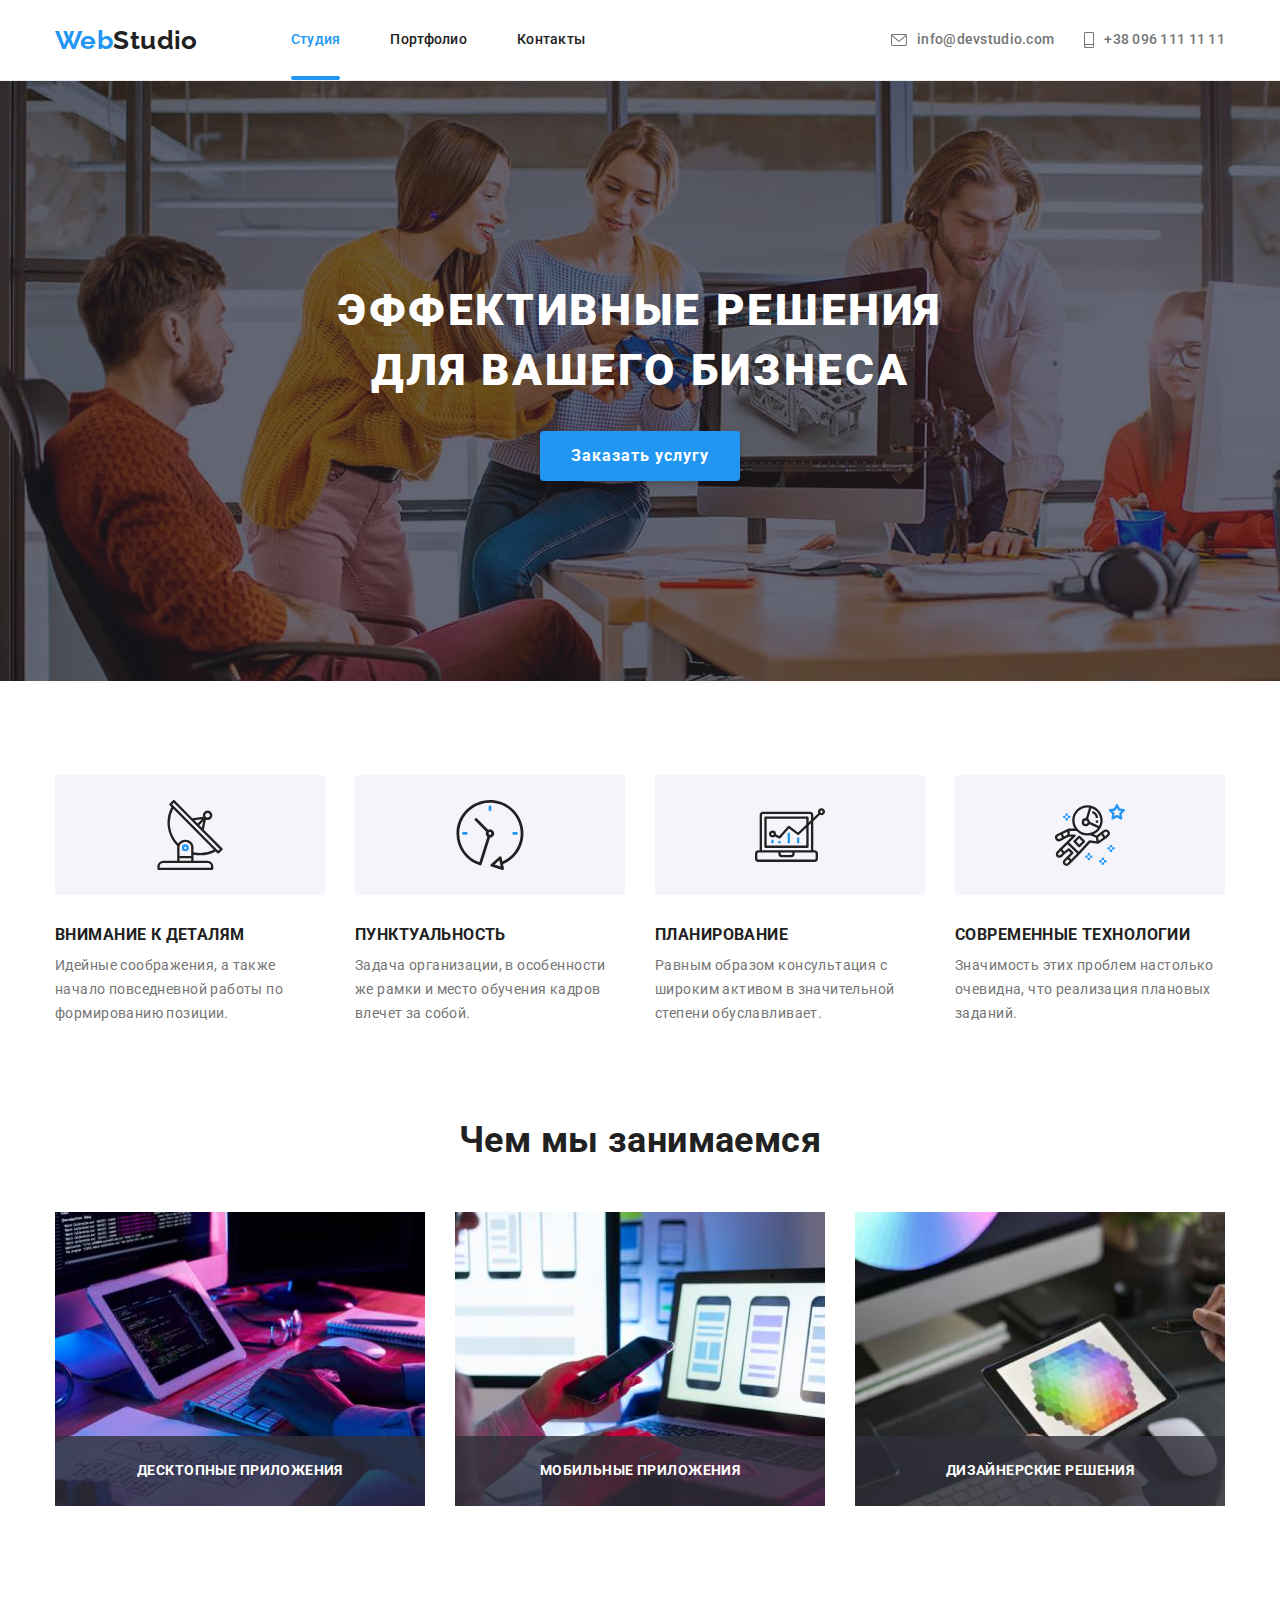
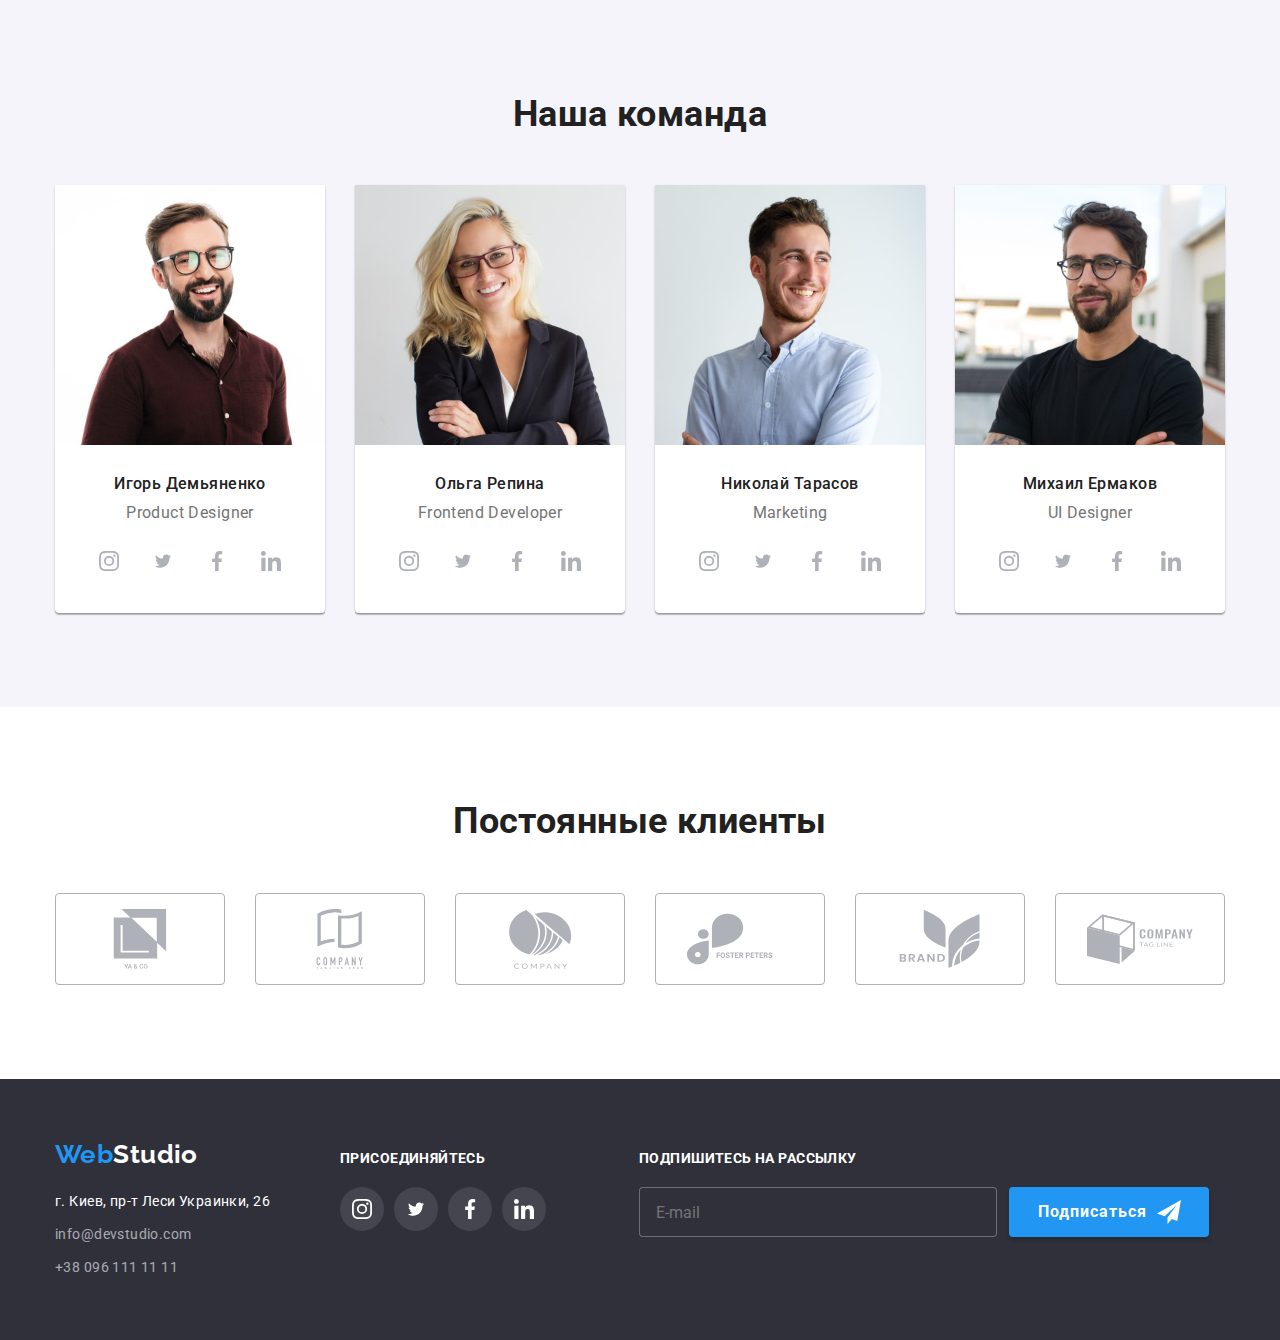
<file: index.html>
<!DOCTYPE html>
<html lang="ru">  
      <head>
            <meta charset="UTF-8">
            <meta name="viewport" content="width=device-width, initial-scale=1.0">
            <title>Студия</title>
            <link rel="stylesheet" href="https://cdnjs.cloudflare.com/ajax/libs/modern-normalize/1.0.0/modern-normalize.min.css" />
            <link rel="preconnect" href="https://fonts.googleapis.com">
            <link rel="preconnect" href="https://fonts.gstatic.com" crossorigin>
            <link href="https://fonts.googleapis.com/css2?family=Raleway:wght@700&family=Roboto:wght@400;500;700;900&display=swap"
                  rel="stylesheet">
            <link rel="stylesheet" href="./css/main.min.css">
      </head>
      <body>
            <header class="header">
                  <div class="conteiner page-nav">
                        <a href="./index.html" class="logo">Web<span class="page-nav_logo">Studio</span></a>
                        <nav class="page-nav_meny">   
                              <ul class="site-nav">
                                    <li class="site-nav_item"><a class="site-nav_link site-nav_link--active" href="./index.html">Студия</a></li>
                                    <li class="site-nav_item"><a class="site-nav_link" href="./portfolio.html">Портфолио</a></li>
                                    <li class="site-nav_item"><a class="site-nav_link" href="">Контакты</a></li>
                              </ul>
                        </nav>
                        <ul class="site-contact">
                              <li class="site-contact_item">
                                    <a href="mailto:info@devstudio.com" class="site-contact_link">
                                          <svg class="site-contact_icon" width="16" height="12">
                                                <use href="./images/icons.svg#icon-mail"></use>
                                          </svg>info@devstudio.com</a>
                              </li>
                              <li class="site-contact_item">
                                    <a href="tel:+380961111111" class="site-contact_link">
                                          <svg class="site-contact_icon" width="10" height="16">
                                                <use href="./images/icons.svg#icon-tell"></use>
                                          </svg>+38 096 111 11 11</a>
                              </li>
                        </ul>
                  </div>
            </header>
            <main>
                  <!--Шапка-->
                  <section class="section-hero">
                        <div class="hero">
                              <h1 class="hero_title">Эффективные решения для вашего бизнеса</h1>
                              <button type="button" class="button" data-modal-open>Заказать услугу</button>
                        </div>
                        <!--Модальное окно-->
                        <div class="backdrop is-hidden" data-modal>
                              <div class="modal">
                                    <button type="button" class="button-close" data-modal-close aria-label="Close">
                                          <svg class="modal_close" width="11" height="11">
                                                <use href="./images/icons.svg#icon-close"></use>
                                          </svg>
                                    </button>
                                    <form action="#" enctype="multipart/form-data" class="modal_form" autocomplete="off">
                                          <p class="modal_title">Оставьте свои данные, мы вам перезвоним</p>
                                                <div class="modal_thumb">
                                                      <label for="name" class="modal_label">Имя</label>
                                                      <input type="text" class="modal_input" name="name" id="name" placeholder=" " autofocus/>
                                                      <svg class="modal_icon" width="12" height="12">
                                                            <use href="./images/icons.svg#icon-user-name"></use>
                                                      </svg>
                                                </div>
                                                <div class="modal_thumb">
                                                      <label for="tel" class="modal_label">Телефон</label>
                                                      <input type="tel" class="modal_input" name="tel" id="tel" placeholder=" "/>
                                                      <svg class="modal_icon" width="13" height="13">
                                                            <use href="./images/icons.svg#icon-user-tel"></use>
                                                      </svg>
                                                </div>
                                                <div class="modal_thumb">
                                                      <label for="email" class="modal_label">Почта</label>
                                                      <input type="email" class="modal_input" name="email" id="email" placeholder=" " />
                                                      <svg class="modal_icon" width="15" height="12">
                                                            <use href="./images/icons.svg#icon-user-email"></use>
                                                      </svg>
                                                </div>
                                                <div class="modal_thumb">
                                                      <label class="modal_label" for="comment">Комментарий</label>
                                                      <textarea name="comment" class="modal_textarea" id="comment" placeholder="Введите текст"></textarea>
                                                </div>
                                                <div class="modal_checkbox"> 
                                                      <input class="modal_checkbox--hidden" type="checkbox" name="agreement" value="agreement" id="agreement"/>
                                                      <span class="modal_checkboxIcon"></span>
                                                      <label for="agreement" class="modal_checkboxLabel">Соглашаюсь с рассылкой и принимаю <a href="#"><span class="modal_agreement">Условия договора</span></a></label>
                                                </div>
                                                <div class="modal_submit">
                                                      <button type="submit" class="button">Отправить</button>
                                                </div>
                                    </form>
                              </div>
                        </div>
                  </section>
                  <!--Особенности-->
                  <section class="section">
                        <div class="conteiner">
                              <h2 class="section_heading visually-hidden">Особенности</h2>
                              <ul class="peculiarities">
                                    <li class="peculiarities_item icon-antenna">
                                          <h3 class="peculiarities_title">Внимание к деталям</h3>
                                          <p>Идейные соображения, а также начало повседневной работы по формированию позиции.</p>
                                    </li>
                                    <li class="peculiarities_item icon-clock">
                                          <h3 class="peculiarities_title">Пунктуальность</h3>
                                          <p>Задача организации, в особенности же рамки и место обучения кадров влечет за собой.</p>
                                    </li>
                                    <li class="peculiarities_item icon-diagram">
                                          <h3 class="peculiarities_title">Планирование</h3>
                                          <p>Равным образом консультация с широким активом в значительной степени обуславливает.</p>
                                    </li>
                                    <li class="peculiarities_item icon-astronaut">
                                          <h3 class="peculiarities_title">Современные технологии</h3>
                                          <p>Значимость этих проблем настолько очевидна, что реализация плановых заданий.</p>
                                    </li>
                              </ul>
                        </div>
                  </section>
                  <!--Чем мы занимаемся-->
                  <section class="section work">
                        <div class="conteiner">
                              <h2 class="section_heading">Чем мы занимаемся</h2>
                              <ul class="work-exemples">
                                    <li class="work-exemples_item">
                                          <img src="./images/box_1.jpg" alt="Десктопные приложения" width="370">
                                          <div class="work-exemples_overlay">
                                                <p class="work-exemples_title">Десктопные приложения</p>
                                          </div>
                                    </li>
                                    <li class="work-exemples_item">
                                          <img src="./images/box_2.jpg" alt="Мобильные приложения" width="370">
                                          <div class="work-exemples_overlay">
                                                <p class="work-exemples_title">Мобильные приложения</p>
                                          </div>
                                    </li>
                                    <li class="work-exemples_item">
                                          <img src="./images/box_3.jpg" alt="Дизайнерские решения" width="370">
                                          <div class="work-exemples_overlay">
                                                <p class="work-exemples_title">Дизайнерские решения</p>
                                          </div>
                                    </li>
                              </ul>
                        </div>
                  </section>
                 <!--Наша команда-->
                  <section class="section command">
                        <div class="conteiner">
                              <h2 class="section_heading">Наша команда</h2>
                              <ul class="participants">
                                    <li class="participants_item">
                                          <img src="./images/img_1.jpg" alt="Игорь Демьяненко" width="270">
                                          <div class="participants_foto">
                                                <h3 class="participants_name">Игорь Демьяненко</h3>
                                                <p class="participants_profesion">Product Designer</p>
                                                <ul class="social">
                                                      <li class="social_item">
                                                            <a href="#" target="_blank" class="social_link social_link--dark" aria-label="Instagram">
                                                                  <svg class="social_icon" width="20" height="20">
                                                                        <use href="./images/icons.svg#icon-instagram"></use>
                                                                  </svg>
                                                            </a>
                                                      </li>
                                                      <li class="social_item">
                                                            <a href="#" target="_blank" class="social_link social_link--dark" aria-label="Twitter">
                                                                  <svg class="social_icon" width="20" height="16.25">
                                                                        <use href="./images/icons.svg#icon-twitter"></use>
                                                                  </svg>
                                                            </a>
                                                      </li>
                                                      <li class="social_item">
                                                            <a href="#" target="_blank" class="social_link social_link--dark" aria-label="Facebook">
                                                                  <svg class="social_icon" width="20" height="20">
                                                                        <use href="./images/icons.svg#icon-facebook"></use>
                                                                  </svg>
                                                            </a>
                                                      </li>
                                                      <li class="social_item">
                                                            <a href="#" target="_blank" class="social_link social_link--dark" aria-label="Linkedin">
                                                                  <svg class="social_icon" width="20" height="20">
                                                                        <use href="./images/icons.svg#icon-linkedin"></use>
                                                                  </svg>
                                                            </a>
                                                      </li>
                                                </ul>
                                          </div>  
                                    </li>
                                    <li class="participants_item">
                                          <img src="./images/img_2.jpg" alt="Ольга Репина" width="270">
                                          <div class="participants_foto">
                                                <h3 class="participants_name">Ольга Репина</h3>
                                                <p class="participants_profesion">Frontend Developer</p>
                                                <ul class="social">
                                                      <li class="social_item">
                                                            <a href="#" target="_blank" class="social_link social_link--dark" aria-label="Instagram">
                                                                  <svg class="social_icon" width="20" height="20">
                                                                        <use href="./images/icons.svg#icon-instagram"></use>
                                                                  </svg>
                                                            </a>
                                                      </li>
                                                      <li class="social_item">
                                                            <a href="#" target="_blank" class="social_link social_link--dark" aria-label="Twitter">
                                                                  <svg class="social_icon" width="20" height="16.25">
                                                                        <use href="./images/icons.svg#icon-twitter"></use>
                                                                  </svg>
                                                            </a>
                                                      </li>
                                                      <li class="social_item">
                                                            <a href="#" target="_blank" class="social_link social_link--dark" aria-label="Facebook">
                                                                  <svg class="social_icon" width="20" height="20">
                                                                        <use href="./images/icons.svg#icon-facebook"></use>
                                                                  </svg>
                                                            </a>
                                                      </li>
                                                      <li class="social_item">
                                                            <a href="#" target="_blank" class="social_link social_link--dark" aria-label="Linkedin">
                                                                  <svg class="social_icon" width="20" height="20">
                                                                        <use href="./images/icons.svg#icon-linkedin"></use>
                                                                  </svg>
                                                            </a>
                                                      </li>
                                                </ul>
                                          </div>
                                    </li>
                                    <li class="participants_item">
                                          <img src="./images/img_3.jpg" alt="Николай Тарасов" width="270">
                                          <div class="participants_foto">
                                                <h3 class="participants_name">Николай Тарасов</h3>
                                                <p class="participants_profesion">Marketing</p>
                                                <ul class="social">
                                                      <li class="social_item">
                                                            <a href="#" target="_blank" class="social_link social_link--dark" aria-label="Instagram">
                                                                  <svg class="social_icon" width="20" height="20">
                                                                        <use href="./images/icons.svg#icon-instagram"></use>
                                                                  </svg>
                                                            </a>
                                                      </li>
                                                      <li class="social_item">
                                                            <a href="#" target="_blank" class="social_link social_link--dark" aria-label="Twitter">
                                                                  <svg class="social_icon" width="20" height="16.25">
                                                                        <use href="./images/icons.svg#icon-twitter"></use>
                                                                  </svg>
                                                            </a>
                                                      </li>
                                                      <li class="social_item">
                                                            <a href="#" target="_blank" class="social_link social_link--dark" aria-label="Facebook">
                                                                  <svg class="social_icon" width="20" height="20">
                                                                        <use href="./images/icons.svg#icon-facebook"></use>
                                                                  </svg>
                                                            </a>
                                                      </li>
                                                      <li class="social_item">
                                                            <a href="#" target="_blank" class="social_link social_link--dark" aria-label="Linkedin">
                                                                  <svg class="social_icon" width="20" height="20">
                                                                        <use href="./images/icons.svg#icon-linkedin"></use>
                                                                  </svg>
                                                            </a>
                                                      </li>
                                                </ul>
                                          </div>
                                    </li>
                                    <li class="participants_item">
                                          <img src="./images/img_4.jpg" alt="Михаил Ермаков" width="270">
                                          <div class="participants_foto">
                                                <h3 class="participants_name">Михаил Ермаков</h3>
                                                <p class="participants_profesion">UI Designer</p>
                                                <ul class="social">
                                                      <li class="social_item">
                                                            <a href="#" target="_blank" class="social_link social_link--dark" aria-label="Instagram">
                                                                  <svg class="social_icon" width="20" height="20">
                                                                        <use href="./images/icons.svg#icon-instagram"></use>
                                                                  </svg>
                                                            </a>
                                                      </li>
                                                      <li class="social_item">
                                                            <a href="#" target="_blank" class="social_link social_link--dark" aria-label="Twitter">
                                                                  <svg class="social_icon" width="20" height="16.25">
                                                                        <use href="./images/icons.svg#icon-twitter"></use>
                                                                  </svg>
                                                            </a>
                                                      </li>
                                                      <li class="social_item">
                                                            <a href="#" target="_blank" class="social_link social_link--dark" aria-label="Facebook">
                                                                  <svg class="social_icon" width="20" height="20">
                                                                        <use href="./images/icons.svg#icon-facebook"></use>
                                                                  </svg>
                                                            </a>
                                                      </li>
                                                      <li class="social_item">
                                                            <a href="#" target="_blank" class="social_link social_link--dark" aria-label="Linkedin">
                                                                  <svg class="social_icon" width="20" height="20">
                                                                        <use href="./images/icons.svg#icon-linkedin"></use>
                                                                  </svg>
                                                            </a>
                                                      </li>
                                                </ul>
                                          </div>
                                    </li>
                              </ul>
                        </div>
                  </section> 
                  <section class="section">
                        <div class="conteiner">
                              <h2 class="section_heading">Постоянные клиенты</h2>
                              <ul class="clients">
                                    <li class="clients_item">
                                          <a href="#" class="clients_link">
                                                <svg class="clients_icon">
                                                      <use href="./images/icons.svg#icon-client_1"></use>
                                                </svg>
                                          </a>
                                    </li>
                                    <li class="clients_item">
                                          <a href="#" class="clients_link">
                                                <svg class="clients_icon">
                                                      <use href="./images/icons.svg#icon-client_2"></use>
                                                </svg>
                                          </a>
                                    </li>
                                    <li class="clients_item">
                                          <a href="#" class="clients_link">
                                                <svg class="clients_icon">
                                                      <use href="./images/icons.svg#icon-client_3"></use>
                                                </svg>
                                          </a>
                                    </li>
                                    <li class="clients_item">
                                          <a href="#" class="clients_link">
                                                <svg class="clients_icon">
                                                      <use href="./images/icons.svg#icon-client_4"></use>
                                                </svg>
                                          </a>
                                    </li>
                                    <li class="clients_item">
                                          <a href="#" class="clients_link">
                                                <svg class="clients_icon">
                                                      <use href="./images/icons.svg#icon-client_5"></use>
                                                </svg>
                                          </a>
                                    </li>
                                    <li class="clients_item">
                                          <a href="#" class="clients_link">
                                                <svg class="clients_icon">
                                                      <use href="./images/icons.svg#icon-client_6"></use>
                                                </svg>
                                          </a>
                                    </li>
                              </ul>
                        </div>
                  </section>
            </main>
            <footer class="footer_nav">
                  <div class="conteiner footer_item">
                        <div class="footer_part">
                              <!--Адрес-->
                              <a href="./index.html" class="logo">Web<span class="footer_logo">Studio</span></a>
                                    <address class="address">
                                          <p class="address_map">г. Киев, пр-т Леси Украинки, 26</p>
                                          <a class="address_link" href="mailto:info@devstudio.com">info@devstudio.com</a>
                                          <a class="address_link" href="tel:+380961111111">+38 096 111 11 11</a>
                                    </address>
                        </div>
                        <div class="footer_social">
                              <p class="footer_title">присоединяйтесь</p>
                              <ul class="social">
                                    <li class="social_item">
                                          <a href="#" target="_blank" class="social_link social_link--light" aria-label="Instagram">
                                                <svg class="social_icon social_icon--color" width="20" height="20">
                                                      <use href="./images/icons.svg#icon-instagram"></use>
                                                </svg>
                                          </a>
                                    </li>
                                    <li class="social_item">
                                          <a href="#" target="_blank" class="social_link social_link--light" aria-label="Twitter">
                                                <svg class="social_icon social_icon--color" width="20" height="16.25">
                                                      <use href="./images/icons.svg#icon-twitter"></use>
                                                </svg>
                                          </a>
                                    </li>
                                    <li class="social_item">
                                          <a href="#" target="_blank" class="social_link social_link--light" aria-label="Facebook">
                                                <svg class="social_icon social_icon--color" width="20" height="20">
                                                      <use href="./images/icons.svg#icon-facebook"></use>
                                                </svg>
                                          </a>
                                    </li>
                                    <li class="social_item">
                                          <a href="#" target="_blank" class="social_link social_link--light" aria-label="Linkedin">
                                                <svg class="social_icon social_icon--color" width="20" height="20">
                                                      <use href="./images/icons.svg#icon-linkedin"></use>
                                                </svg>
                                          </a>
                                    </li>
                              </ul>
                        </div>
                        <div>
                              <div class="footer_form">
                                    <p class="footer_title">Подпишитесь на рассылку</p>
                                    <form class="footer_userEmail" autocomplete="on">
                                          <label for="user_email"></label>
                                          <input type="text" name="user_email" id="user_email" class="footer_input" placeholder="E-mail" />
                                          <button type="button" class="button button--subscribe">Подписаться</button>
                                    </form>
                              </div>
                        </div> 
                  </div>
            </footer>
            <script src="./js/modal.js"></script>
      </body>
</html>
</file>
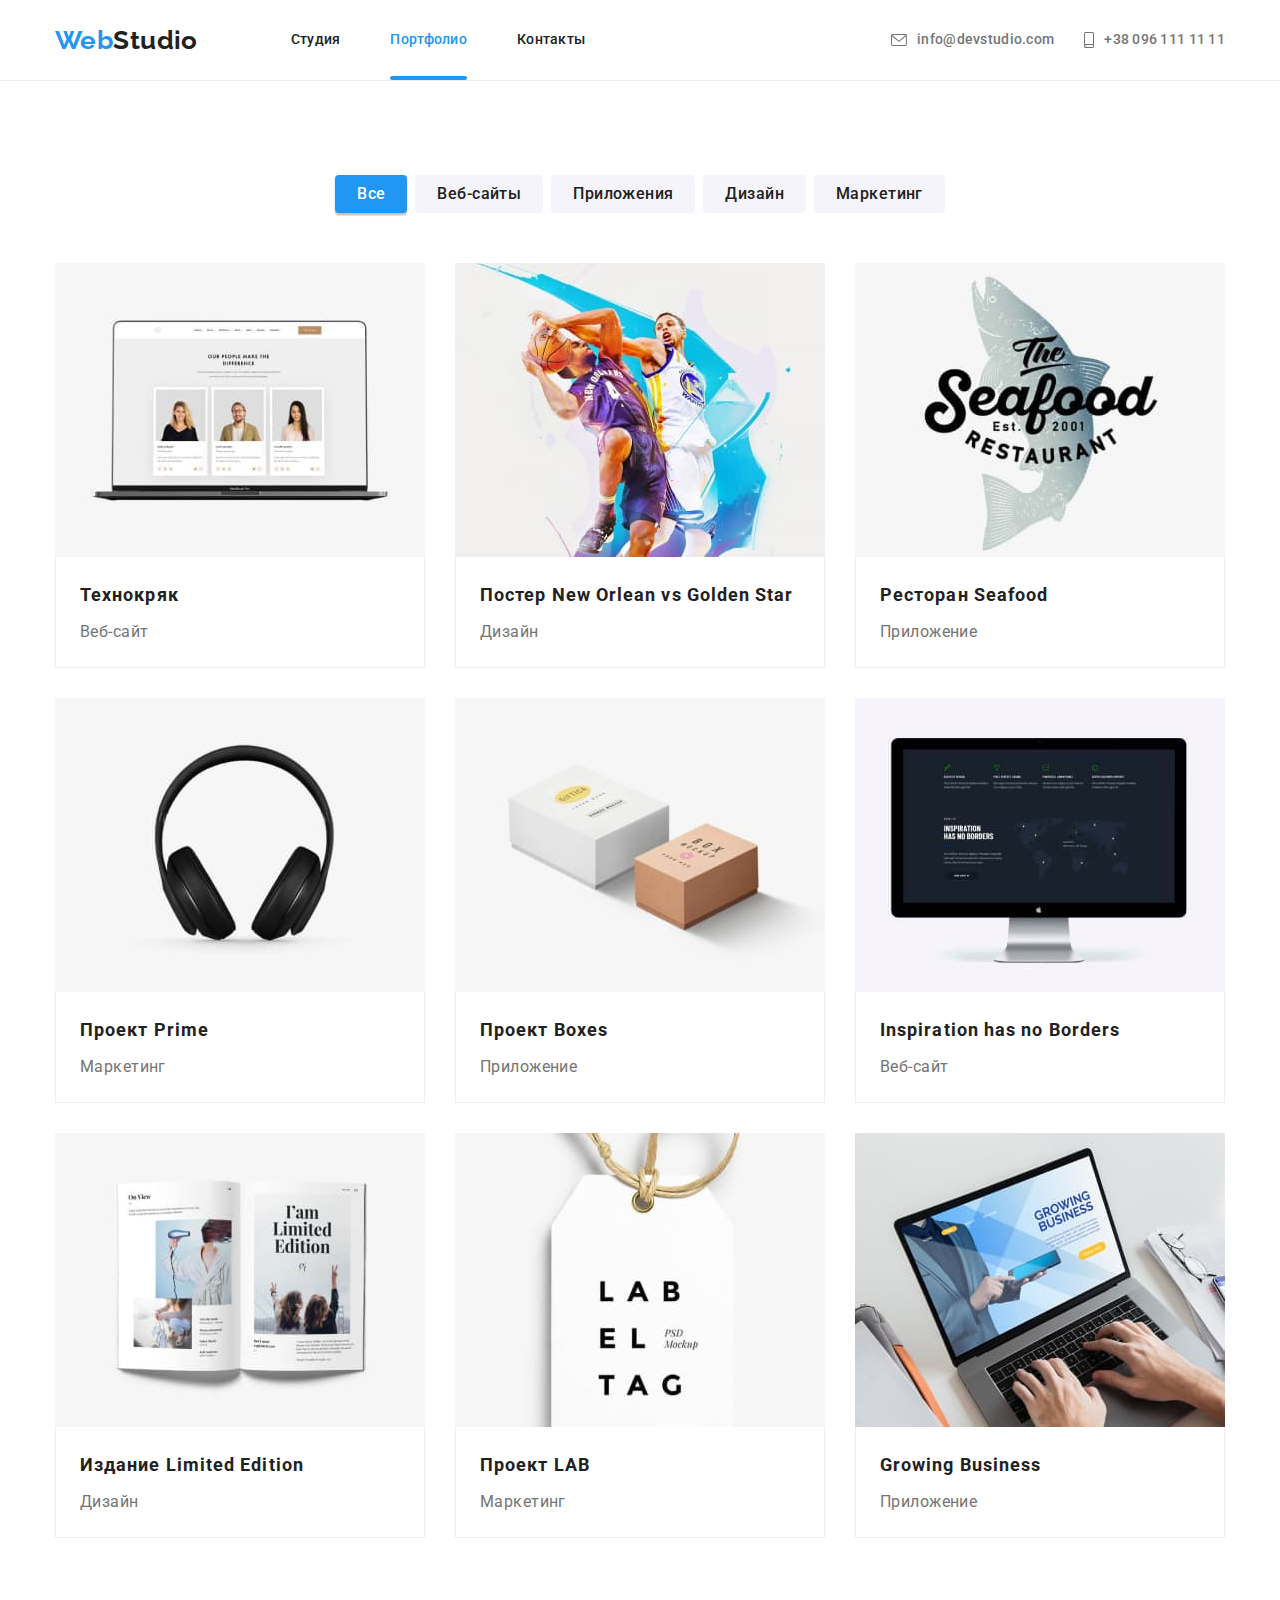
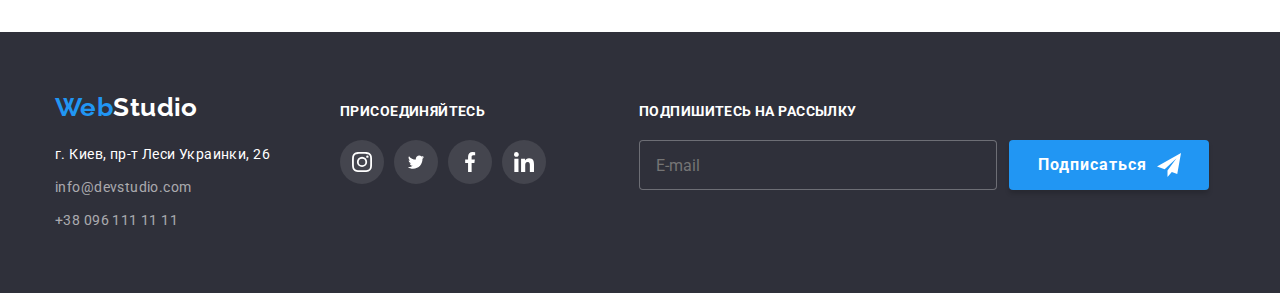
<file: portfolio.html>
<!DOCTYPE html>
<html lang="ru">
      <head>
            <meta charset="UTF-8">
            <meta name="viewport" content="width=device-width, initial-scale=1.0">
            <title>Портфолио</title>
            <link rel="stylesheet" href="https://cdnjs.cloudflare.com/ajax/libs/modern-normalize/1.0.0/modern-normalize.min.css" />
            <link rel="preconnect" href="https://fonts.googleapis.com">
            <link rel="preconnect" href="https://fonts.gstatic.com" crossorigin>
            <link href="https://fonts.googleapis.com/css2?family=Raleway:wght@700&family=Roboto:wght@400;500;700;900&display=swap"
            rel="stylesheet">
            <link rel="stylesheet" href="./css/main.min.css">
      </head>
      <body>
            <header class="header">
                  <div class="conteiner page-nav">
                        <a href="./index.html" class="logo">Web<span class="page-nav_logo">Studio</span></a>
                        <nav class="page-nav_meny">
                              <ul class="site-nav">
                                    <li class="site-nav_item"><a class="site-nav_link" href="./index.html">Студия</a></li>
                                    <li class="site-nav_item "><a class="site-nav_link site-nav_link--active" href="./portfolio.html">Портфолио</a></li>
                                    <li class="site-nav_item"><a class="site-nav_link" href="">Контакты</a></li>
                              </ul>
                        </nav>
                        <ul class="site-contact">
                              <li class="site-contact_item">
                                    <a href="mailto:info@devstudio.com" class="site-contact_link">
                                          <svg class="site-contact_icon" width="16" height="12">
                                                <use href="./images/icons.svg#icon-mail"></use>
                                          </svg>info@devstudio.com</a>
                              </li>
                              <li class="site-contact_item">
                                    <a href="tel:+380961111111" class="site-contact_link">
                                          <svg class="site-contact_icon" width="10" height="16">
                                                <use href="./images/icons.svg#icon-tell"></use>
                                          </svg>+38 096 111 11 11</a>
                              </li>
                        </ul>
                  </div>
            </header>
            <main>
                  <section class="section">
                        <div class="conteiner">
                        <h1 class="section_heading visually-hidden">Наши работы</h1>
                        <ul class="filtr-choice">
                              <li class="filtr-item"><button type="button" class="filtr-all">Все</button></li>
                              <li class="filtr-item"><button type="button" class="filtr">Веб-сайты</button></li>
                              <li class="filtr-item"><button type="button" class="filtr">Приложения</button></li>
                              <li class="filtr-item"><button type="button" class="filtr">Дизайн</button></li>
                              <li class="filtr-item"><button type="button" class="filtr">Маркетинг</button></li> 
                        </ul>
                        <ul class="filtr-part">
                              <li class="part-item">
                                    <a href="#" class="part-item-link">
                                          <div class="filtr-thumb">
                                                <img src="./images/img_5.jpg" alt="Наши работы" width="370">
                                                <div class="overlay-filtr-element">
                                                      <p class="overlay-element">Ресурс предлагает комплексные предложения с разным уровнем функционала и сервисов. Все
                                                            это позволит посетителю
                                                            получить исчерпывающие сведения о компании или частном лице.
                                                      </p>
                                                </div>
                                          </div>
                                           <div class="filtr-element">
                                                <h3 class="filtr-title">Технокряк</h3>
                                                <p class="filtr-list">Веб-сайт</p>
                                          </div>   
                                    </a>
                              </li>
                              <li class="part-item">
                                    <a href="#" class="part-item-link">
                                          <div class="filtr-thumb">
                                                <img src="./images/img_6.jpg" alt="Постер New Orlean vs Golden Star" width="370">
                                                <div class="overlay-filtr-element">
                                                      <p class="overlay-element">Ресурс предлагает комплексные предложения с разным уровнем функционала и сервисов. Все
                                                            это позволит посетителю
                                                            получить исчерпывающие сведения о компании или частном лице.
                                                      </p>
                                                </div>
                                          </div>
                                          <div class="filtr-element">
                                                <h3 class="filtr-title">Постер New Orlean vs Golden Star</h3>
                                                <p class="filtr-list">Дизайн</p>
                                          </div>    
                                    </a>
                              </li>
                              <li class="part-item">
                                    <a href="#" class="part-item-link">
                                          <div class="filtr-thumb">
                                                <img src="./images/img_7.jpg" alt="Ресторан Seafood" width="370">
                                                <div class="overlay-filtr-element">
                                                      <p class="overlay-element">Ресурс предлагает комплексные предложения с разным уровнем функционала и сервисов. Все
                                                            это позволит посетителю
                                                            получить исчерпывающие сведения о компании или частном лице.
                                                      </p>
                                                </div>
                                          </div>
                                          <div class="filtr-element">
                                                <h3 class="filtr-title">Ресторан Seafood</h3>
                                                <p class="filtr-list">Приложение</p>
                                          </div>  
                                    </a>
                              </li>
                              <li class="part-item">
                                    <a href="#" class="part-item-link">
                                          <div class="filtr-thumb">
                                                <img src="./images/img_8.jpg" alt="Проект Prime" width="370">
                                                <div class="overlay-filtr-element">
                                                      <p class="overlay-element">Ресурс предлагает комплексные предложения с разным уровнем функционала и сервисов. Все
                                                            это позволит посетителю
                                                            получить исчерпывающие сведения о компании или частном лице.
                                                      </p>
                                                </div>
                                          </div>
                                          <div class="filtr-element">
                                                <h3 class="filtr-title">Проект Prime</h3>
                                                <p class="filtr-list">Маркетинг</p>
                                          </div> 
                                    </a>
                              </li>
                              <li class="part-item">
                                    <a href="#" class="part-item-link">
                                          <div class="filtr-thumb">
                                                <img src="./images/img_9.jpg" alt="Проект Boxes" width="370">
                                                <div class="overlay-filtr-element">
                                                      <p class="overlay-element">Ресурс предлагает комплексные предложения с разным уровнем функционала и сервисов. Все
                                                            это позволит посетителю
                                                            получить исчерпывающие сведения о компании или частном лице.
                                                      </p>
                                                </div>
                                          </div>
                                          <div class="filtr-element">
                                                <h3 class="filtr-title">Проект Boxes</h3>
                                                <p class="filtr-list">Приложение</p>
                                          </div>     
                                    </a>
                              </li>
                              <li class="part-item">
                                    <a href="#" class="part-item-link">
                                          <div class="filtr-thumb">
                                                <img src="./images/img_10.jpg" alt="Inspiration has no Borders" width="370">
                                                <div class="overlay-filtr-element">
                                                      <p class="overlay-element">Ресурс предлагает комплексные предложения с разным уровнем функционала и сервисов. Все
                                                            это позволит посетителю
                                                            получить исчерпывающие сведения о компании или частном лице.
                                                      </p>
                                                </div>
                                          </div>
                                          <div class="filtr-element">
                                                <h3 class="filtr-title">Inspiration has no Borders</h3>
                                                <p class="filtr-list">Веб-сайт</p>
                                          </div> 
                                    </a>
                              </li>
                              <li class="part-item">
                                    <a href="#" class="part-item-link">
                                          <div class="filtr-thumb">
                                                <img src="./images/img_11.jpg" alt="Издание Limited Edition" width="370">
                                                <div class="overlay-filtr-element">
                                                      <p class="overlay-element">Ресурс предлагает комплексные предложения с разным уровнем функционала и сервисов. Все
                                                            это позволит посетителю
                                                            получить исчерпывающие сведения о компании или частном лице.
                                                      </p>
                                                </div>
                                          </div>
                                          <div class="filtr-element">
                                                <h3 class="filtr-title">Издание Limited Edition</h3>
                                                <p class="filtr-list">Дизайн</p>
                                          </div>     
                                    </a>
                              </li>
                              <li class="part-item">
                                    <a href="#" class="part-item-link">
                                          <div class="filtr-thumb">
                                                <img src="./images/img_12.jpg" alt="Проект LAB" width="370">
                                                <div class="overlay-filtr-element">
                                                      <p class="overlay-element">Ресурс предлагает комплексные предложения с разным уровнем функционала и сервисов. Все
                                                            это позволит посетителю
                                                            получить исчерпывающие сведения о компании или частном лице.
                                                      </p>
                                                </div>
                                          </div>
                                          <div class="filtr-element">
                                                <h3 class="filtr-title">Проект LAB</h3>
                                                <p class="filtr-list">Маркетинг</p>
                                          </div> 
                                    </a>
                              </li>
                              <li class="part-item">
                                    <a href="#" class="part-item-link">
                                          <div class="filtr-thumb">
                                                <img src="./images/img_13.jpg" alt="Growing Business" width="370">
                                                <div class="overlay-filtr-element">
                                                      <p class="overlay-element">Ресурс предлагает комплексные предложения с разным уровнем функционала и сервисов. Все
                                                            это позволит посетителю
                                                            получить исчерпывающие сведения о компании или частном лице.
                                                      </p>
                                                </div>
                                          </div>
                                          <div class="filtr-element">
                                                <h3 class="filtr-title">Growing Business</h3>
                                                <p class="filtr-list">Приложение</p>
                                          </div>   
                                    </a>
                              </li>
                        </ul>
                        </div>
                  </section>
            </main>
            <footer class="footer_nav">
                  <div class="conteiner footer_item">
                        <div class="footer_part">
                              <!--Адрес-->
                              <a href="./index.html" class="logo">Web<span class="footer_logo">Studio</span></a>
                              <address class="address">
                                    <p class="address_map">г. Киев, пр-т Леси Украинки, 26</p>
                                    <a class="address_link" href="mailto:info@devstudio.com">info@devstudio.com</a>
                                    <a class="address_link" href="tel:+380961111111">+38 096 111 11 11</a>
                              </address>
                        </div>
                        <div class="footer_social">
                              <p class="footer_title">присоединяйтесь</p>
                              <ul class="social">
                                    <li class="social_item">
                                          <a href="#" target="_blank" class="social_link social_link--light" aria-label="Instagram">
                                                <svg class="social_icon social_icon--color" width="20" height="20">
                                                      <use href="./images/icons.svg#icon-instagram"></use>
                                                </svg>
                                          </a>
                                    </li>
                                    <li class="social_item">
                                          <a href="#" target="_blank" class="social_link social_link--light" aria-label="Twitter">
                                                <svg class="social_icon social_icon--color" width="20" height="16.25">
                                                      <use href="./images/icons.svg#icon-twitter"></use>
                                                </svg>
                                          </a>
                                    </li>
                                    <li class="social_item">
                                          <a href="#" target="_blank" class="social_link social_link--light" aria-label="Facebook">
                                                <svg class="social_icon social_icon--color" width="20" height="20">
                                                      <use href="./images/icons.svg#icon-facebook"></use>
                                                </svg>
                                          </a>
                                    </li>
                                    <li class="social_item">
                                          <a href="#" target="_blank" class="social_link social_link--light" aria-label="Linkedin">
                                                <svg class="social_icon social_icon--color" width="20" height="20">
                                                      <use href="./images/icons.svg#icon-linkedin"></use>
                                                </svg>
                                          </a>
                                    </li>
                              </ul>
                        </div>
                        <div>
                              <div class="footer_form">
                                    <p class="footer_title">Подпишитесь на рассылку</p>
                                    <form class="footer_userEmail" autocomplete="on">
                                          <label for="user_email"></label>
                                          <input type="text" name="user_email" id="user_email" class="footer_input"
                                                placeholder="E-mail" />
                                          <button type="button" class="button button--subscribe">Подписаться</button>
                                    </form>
                              </div>
                        </div>
                  </div>
            </footer>
      </body>
</html>
</file>
<file: css/main.min.css>
body{font-family:Roboto, sans-serif;font-weight:400;font-size:14px;line-height:1.71;letter-spacing:0.03em;background-color:#fff;color:#757575}li{list-style:none;margin:0;padding:0}a{text-decoration:none;margin:0;padding:0}h1,h2,h3,h4,p,ul{margin:0;padding:0}img{display:block}input{margin:0;padding:0}.visually-hidden{position:absolute;width:1px;height:1px;margin:-1px;clip-path:inset(100%);clip:rect(0 0 0 0);overflow:hidden}.conteiner{padding-left:15px;padding-right:15px;margin-left:auto;margin-right:auto;width:1200px}.section{padding-top:94px;padding-bottom:94px}.button{padding:10px;width:200px;border-radius:4px;border:transparent;color:#fff;background-color:#2196f3;box-shadow:0px 4px 4px rgba(0,0,0,0.15);font-family:inherit;font-weight:700;font-size:16px;line-height:1.88;letter-spacing:0.06em;text-align:center;cursor:pointer;transition:background-color 250ms cubic-bezier(0.4, 0, 0.2, 1),box-shadow 250ms cubic-bezier(0.4, 0, 0.2, 1)}.buttonhover{background-color:#188ce8}.social{display:flex;justify-content:center;padding:0}.social_item{margin-right:10px}.social_item:last-child{margin-right:0px}.social_link{display:flex;align-items:center;justify-content:center;padding:0px;width:44px;height:44px;border-radius:50%;border:0;transition:background-color 250ms cubic-bezier(0.4, 0, 0.2, 1),color 250ms cubic-bezier(0.4, 0, 0.2, 1)}.social_link:hover,.social_link:focus{background-color:#2196f3;color:#fff}.social_link--dark{background-color:#fff;color:#AFB1B8}.social_link--light{background-color:#44454E;color:#fff}.social_icon{fill:currentColor}.social_icon--color{fill:#fff}.backdrop{position:fixed;top:0;left:0;width:100%;height:100%;z-index:99;background-color:rgba(0,0,0,0.2);transition:opacity 250ms cubic-bezier(0.4, 0, 0.2, 1)}.backdrop.is-hidden{opacity:0;pointer-events:none}.backdrop.is-hidden .modal{transform:translate(-50%, -50%) scale(0.7);transition:transform 250ms cubic-bezier(0.4, 0, 0.2, 1)}.modal{position:absolute;top:50%;left:50%;padding:40px;min-width:528px;min-height:581px;overflow:visible;transform:translate(-50%, -50%) scale(1);transition:transform 250ms cubic-bezier(0.4, 0, 0.2, 1);background-color:#fff;box-shadow:0px 1px 3px rgba(0,0,0,0.12),0px 1px 1px rgba(0,0,0,0.14),0px 2px 1px rgba(0,0,0,0.2);border-radius:4px}.button-close{position:absolute;top:8px;right:8px;cursor:pointer;width:30px;height:30px;border-radius:50%;border:1px solid #f5f4fa;background-color:#fff;transition:fill 250ms cubic-bezier(0.4, 0, 0.2, 1)}.modal_close{position:absolute;top:50%;left:50%;transform:translate(-50%, -50%);fill:#212121}.button-close:focus>.modal_close,.button-close:hover>.modal_close{fill:#2196f3}.modal_title{margin-bottom:12px;font-weight:700;font-size:20px;line-height:1.15;text-align:center;color:#212121}.modal_form{display:flex;flex-direction:column;margin-left:auto;margin-right:auto}.modal_label{display:block;margin-bottom:4px;font-size:12px;line-height:1.16;letter-spacing:0.01em;color:#757575}.modal_thumb{position:relative}.modal_input{margin-bottom:10px;padding:12px 12px 12px 42px;width:100%;height:40px;border:1px solid rgba(33,33,33,0.2);border-radius:4px;outline:none;transition:border-color 250ms cubic-bezier(0.4, 0, 0.2, 1)}.modal_input:focus,.modal_input:hover,.modal_input:focus ~ .modal_icon,.modal_input:hover ~ .modal_icon{fill:#2196f3;border-color:#2196f3}.modal_icon{position:absolute;top:50%;left:15px;transform:translateY(-25%);fill:#212121;transition:fill 250ms cubic-bezier(0.4, 0, 0.2, 1)}.modal_textarea{padding:12px 16px;margin-bottom:20px;width:100%;height:120px;resize:none;outline:none;border:1px solid rgba(33,33,33,0.2);border-radius:4px}.modal_textarea:focus,.modal_textarea:hover{border-color:#2196f3}.modal_checkbox{display:flex;align-items:center;margin-right:auto;margin-left:auto;margin-bottom:30px}.modal_agreement{text-decoration:underline;color:#2196f3}.modal_checkbox--hidden{position:absolute;width:1px;height:1px;margin:-1px;clip-path:inset(100%);clip:rect(0 0 0 0);overflow:hidden}.modal_checkboxIcon{display:block;transition:background-color 250ms cubic-bezier(0.4, 0, 0.2, 1),background-image 250ms cubic-bezier(0.4, 0, 0.2, 1);width:16px;height:15px;margin-right:7px;border:2px solid #212121;border-radius:2px}.modal_checkbox--hidden:checked+.modal_checkboxIcon{border-color:transparent;background-color:#2196f3;background-image:url("../images/useer_check.svg");background-size:contain;background-origin:border-box}.modal_checkboxLabel{display:inline-block;font-family:inherit;transition:transform 250ms cubic-bezier(0.4, 0, 0.2, 1)}.modal_checkbox--hidden:focus+.modal_checkboxIcon{border:2px solid #2196f3}.modal_submit{display:block;margin-left:auto;margin-right:auto}.header{border-bottom:1px solid #ececec}.page-nav{display:flex;align-items:center}.logo{display:block;color:#2196f3;font-family:Raleway;font-weight:700;font-size:26px;line-height:1.19}.page-nav_logo{color:#212121}.page-nav_meny{display:block;margin-left:93px}.site-nav{display:flex}.site-nav_item{display:block;margin-right:50px}.site-nav_item:last-child{margin-right:0}.site-nav_link{display:block;padding-top:32px;padding-bottom:32px;color:#212121;font-weight:500;line-height:1.14;letter-spacing:0.02em;transition:color 250ms cubic-bezier(0.4, 0, 0.2, 1)}.site-nav_link:focus,.site-nav_link:hover{color:var(--accent-text-color)}.site-nav_link--active{position:relative;color:#2196f3}.site-nav_link--active:visited{color:#2196f3}.site-nav_link--active::after{content:"";position:absolute;left:0;margin-top:28px;display:block;width:100%;height:4px;background-color:#2196f3;border-radius:2px;transition:transform 250ms cubic-bezier(0.4, 0, 0.2, 1)}.site-contact{display:flex;align-items:center;margin-left:auto}.site-contact_item{margin-right:30px}.site-contact_item:last-child{margin-right:0}.site-contact_link{display:flex;align-items:center;padding-top:32px;padding-bottom:32px;color:#757575;font-weight:500;line-height:1.14;letter-spacing:0.02em;transition:color 250ms cubic-bezier(0.4, 0, 0.2, 1)}.site-contact_item .site-contact_link:focus,.site-contact_item .site-contact_link:hover{color:#2196f3;fill:#2196f3}.site-contact_icon{padding:0;margin:0;border:0;margin-right:10px;fill:currentColor}.section-hero{padding-top:200px;padding-bottom:200px;max-width:1600px;height:600px;margin-left:auto;margin-right:auto;background-image:linear-gradient(to left, rgba(47,48,58,0.4), rgba(47,48,58,0.4)),url("../images/img_14.jpg");background-repeat:no-repeat;background-size:cover;background-color:#2f303a}.hero{text-align:center}.hero_title{margin-left:auto;margin-right:auto;margin-bottom:30px;max-width:696px;color:#fff;font-weight:900;font-size:44px;line-height:1.36;letter-spacing:0.06em;text-transform:uppercase}.section_heading--hidden{position:absolute;width:1px;height:1px;margin:-1px;clip-path:inset(100%);clip:rect(0 0 0 0);overflow:hidden}.peculiarities{display:flex;flex-direction:row}.peculiarities_item{width:270px;margin-right:30px}.peculiarities_item:last-child{margin-right:0}.peculiarities_title{margin-bottom:10px;width:270px;color:#212121;font-weight:700;line-height:1.17;text-transform:uppercase}.peculiarities_item::before{display:block;content:"";width:270px;height:120px;margin-bottom:30px;border-radius:4px;background-color:#f5f4fa;background-repeat:no-repeat;background-position:center}.icon-antenna::before{background-image:url("../images/antenna.svg")}.icon-clock::before{background-image:url("../images/clock.svg")}.icon-diagram::before{background-image:url("../images/diagram.svg")}.icon-astronaut::before{background-image:url("../images/astronaut.svg")}.work{padding-top:0px}.section_heading{margin-bottom:50px;color:#212121;font-weight:700;font-size:36px;line-height:1.16;text-align:center}.work-exemples{display:flex}.work-exemples_item{position:relative;margin-right:30px}.work-exemples_item:last-child{margin-right:0}.work-exemples_overlay{position:absolute;bottom:0;left:0;width:100%;height:70px;background-color:rgba(47,48,58,0.8)}.work-exemples_title{padding:27px 10px;font-weight:700;line-height:1.14;text-align:center;text-transform:uppercase;color:#fff}.command{background-color:#f5f4fa}.participants{display:flex}.participants_item{margin-right:30px;font-size:0;background:#fff;box-shadow:0px 1px 3px rgba(0,0,0,0.12),0px 1px 1px rgba(0,0,0,0.14),0px 2px 1px rgba(0,0,0,0.2);border-radius:0px 0px 4px 4px}.participants_foto{padding-top:30px;padding-bottom:30px;padding-left:10px;padding-right:10px}.participants_item:last-child{margin-right:0}.participants_name{margin-bottom:10px;color:#212121;font-weight:500;font-size:16px;line-height:1.18;text-align:center}.participants_profesion{font-size:16px;line-height:1.18;text-align:center;margin-bottom:16px}.clients{display:flex}.clients_item{margin-right:30px}.clients_item:last-child{margin-right:0px}.clients_link{display:flex;justify-content:center;align-items:center;padding:0;width:170px;height:92px;border:1px solid #AFB1B8;border-radius:4px;fill:#AFB1B8;background-color:#fff;cursor:pointer;transition:fill 250ms cubic-bezier(0.4, 0, 0.2, 1),border 250ms cubic-bezier(0.4, 0, 0.2, 1)}.clients_link:hover,.clients_link:focus{fill:#2196f3;border:1px solid #2196f3}.clients_icon{width:106px;height:60px}footer{background-color:#2f303a}.footer_nav{padding-top:60px;padding-bottom:60px}.footer_nav .logo{margin-bottom:20px}.footer_item{display:flex;align-items:baseline}.footer_part{margin-right:70px}.footer_logo{color:#fff}.address{display:flex;flex-direction:column;font-style:inherit;color:#fff}.address_link{display:block;margin-bottom:9px;color:rgba(255,255,255,0.6);transition:opasity 250ms cubic-bezier(0.4, 0, 0.2, 1)}.address_link:hover{opacity:0.6}.address_link:last-child{margin-bottom:0}.address_map{margin-bottom:9px}.footer_social{margin-right:93px}.footer_title{margin-bottom:20px;color:#fff;font-weight:700;line-height:1.14;text-transform:uppercase}.footer_form{margin-right:12px}.footer_userEmail{display:flex;align-items:flex-end}.footer_input{display:block;padding:15px 16px;margin-right:12px;width:358px;height:50px;font-family:inherit;font-size:16px;line-height:1.25;color:#757575;background-color:#2f303a;border:1px solid rgba(255,255,255,0.3);border-radius:4px;transition:border 250ms cubic-bezier(0.4, 0, 0.2, 1)}.footer_input:focus{border:drop-shadow(0px 4px 4px rgba(0,0,0,0.15))}.button--subscribe{position:relative;padding-left:29px;text-align:start}.button--subscribe::before{position:absolute;content:" ";top:13px;right:28px;width:24px;height:24px;background-image:url("../images/icon-fly.svg")}.filtr-choice{display:flex;justify-content:center;margin-bottom:50px}.filtr-item{display:block;margin-right:8px}.filtr-item:last-child{margin-right:0}.filtr-all{padding:6px 22px;border-radius:4px;border:#2196f3;background-color:#2196f3;color:#fff;box-shadow:0px 3px 1px rgba(0,0,0,0.1),0px 1px 2px rgba(0,0,0,0.08),0px 2px 2px rgba(0,0,0,0.12);font-family:inherit;letter-spacing:inherit;font-weight:500;font-size:16px;line-height:1.62;text-align:center;cursor:pointer}.filtr{padding:6px 22px;border-radius:4px;border:#f5f4fa;background-color:#f5f4fa;color:#212121;font-family:inherit;letter-spacing:inherit;font-weight:500;font-size:16px;line-height:1.62;text-align:center;cursor:pointer;transition:background-color 250ms cubic-bezier(0.4, 0, 0.2, 1),color 250ms cubic-bezier(0.4, 0, 0.2, 1),box-shadow 250ms cubic-bezier(0.4, 0, 0.2, 1)}.filtr:hover{background-color:#2196f3;color:#fff;box-shadow:0px 3px 1px rgba(0,0,0,0.1),0px 1px 2px rgba(0,0,0,0.08),0px 2px 2px rgba(0,0,0,0.12)}.filtr-title{margin-bottom:4px;color:#212121;font-weight:700;font-size:18px;line-height:2;letter-spacing:0.06em}.filtr-element{padding-top:20px;padding-bottom:20px;padding-left:24px;padding-right:24px;border-right:1px solid #eee;border-left:1px solid #eee;border-bottom:1px solid #eee}.filtr-list{color:#757575;font-size:16px;line-height:1.88;transition:transform 250ms cubic-bezier(0.4, 0, 0.2, 1),opasity 250ms cubic-bezier(0.4, 0, 0.2, 1)}.filtr-list:focus,.filtr-list:hover{opacity:0.6}.filtr-part{display:flex;flex-wrap:wrap}.part-item{display:inline-block;width:370px;margin-right:30px;margin-bottom:30px}.part-item:nth-child(3n){margin-right:0}.part-item:nth-child(n+7){margin-bottom:0}.part-item-link{display:block;transition:box-shadow 250ms cubic-bezier(0.4, 0, 0.2, 1)}.part-item-link:hover,.part-item-link:focus{box-shadow:0px 1px 1px rgba(0,0,0,0.12),0px 4px 4px rgba(0,0,0,0.06),1px 4px 6px rgba(0,0,0,0.16)}.part-item-link:hover .overlay-filtr-element{transform:translateY(-100%)}.filtr-thumb{position:relative;overflow:hidden}.overlay-filtr-element{position:absolute;left:0;bottom:-100%;width:100%;height:100%;transform:translateY(0);transition:transform 250ms cubic-bezier(0.4, 0, 0.2, 1);background:rgba(33,150,243,0.9)}.overlay-element{padding:63px 24px;font-size:18px;line-height:1.55;color:#fff}
/*# sourceMappingURL=main.min.css.map */
</file>
